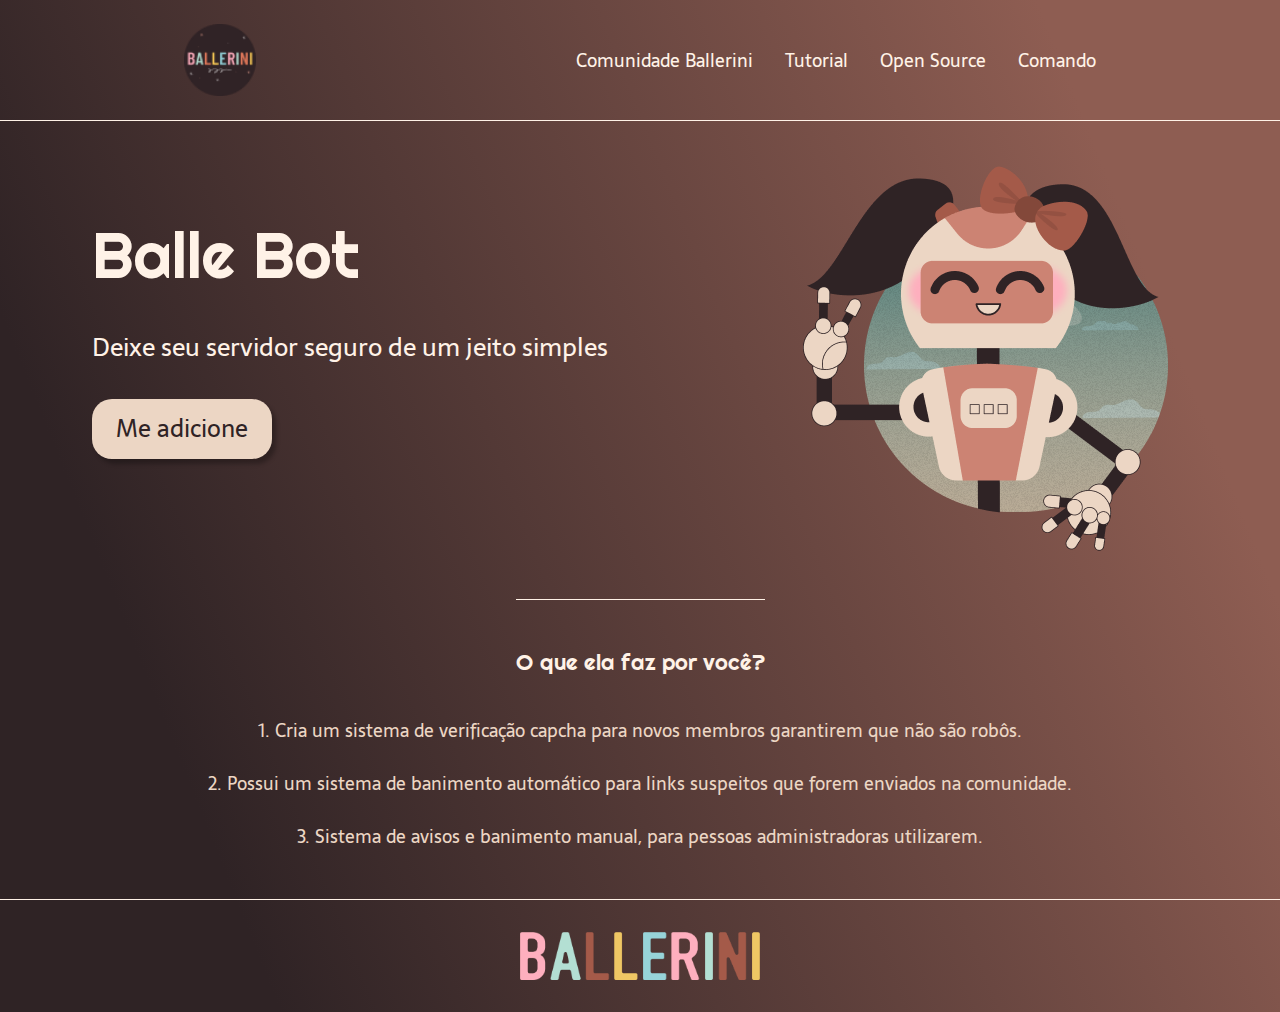
<file: site2/index.html>
<!DOCTYPE html>
<html lang="pt-br">
  <head>
    <meta charset="UTF-8" />
    <meta name="viewport" content="width=device-width, initial-scale=1.0" />
    <meta
      name="description"
      content="Um bot que irá moderar e deixar o seu servidor seguro de um jeito simples!"
    />
    <link rel="stylesheet" type="text/css" href="./style.css" />
    <title>Balle Bot</title>
  </head>

  <body>
    <header class="cabecalho">
      <img class="logo" src="./img/logo.png" alt="Logo comunidade Ballerini" />
      <nav class="menu">
        <a class="menu-item" href="https://discord.gg/wagxzStdcR"
          >Comunidade Ballerini</a
        >
        <a class="menu-item" href="">Tutorial</a>
        <a class="menu-item" href="">Open Source</a>
        <a class="menu-item" href="">Comando</a>
      </nav>
    </header>

    <main class="conteudo">
      <section class="one">
        <div class="divmain">
          <h1 class="title">Balle Bot</h1>
          <h2 class="h2">Deixe seu servidor seguro de um jeito simples</h2>
          <button class="botao">Me adicione</button>
        </div>
        <img class="bot" src="./img/bot.png" alt="Balle bot" />
      </section>

      <section class="two">
        <h3 class="h3">O que ela faz por você?</h3>
        <p class="text">
          1. Cria um <strong>sistema de verificação capcha</strong> para novos
          membros garantirem que não são robôs.
        </p>
        <p class="text">
          2. Possui um <strong>sistema de banimento automático</strong> para
          links suspeitos que forem enviados na comunidade.
        </p>
        <p class="text">
          3. <strong>Sistema de avisos e banimento manual</strong>, para pessoas
          administradoras utilizarem.
        </p>
      </section>
    </main>

    <footer class="footer">
      <img class="balle" src="./img/BALLERINI.png" alt="logo 2 ballerini" />
    </footer>
  </body>
</html>
</file>
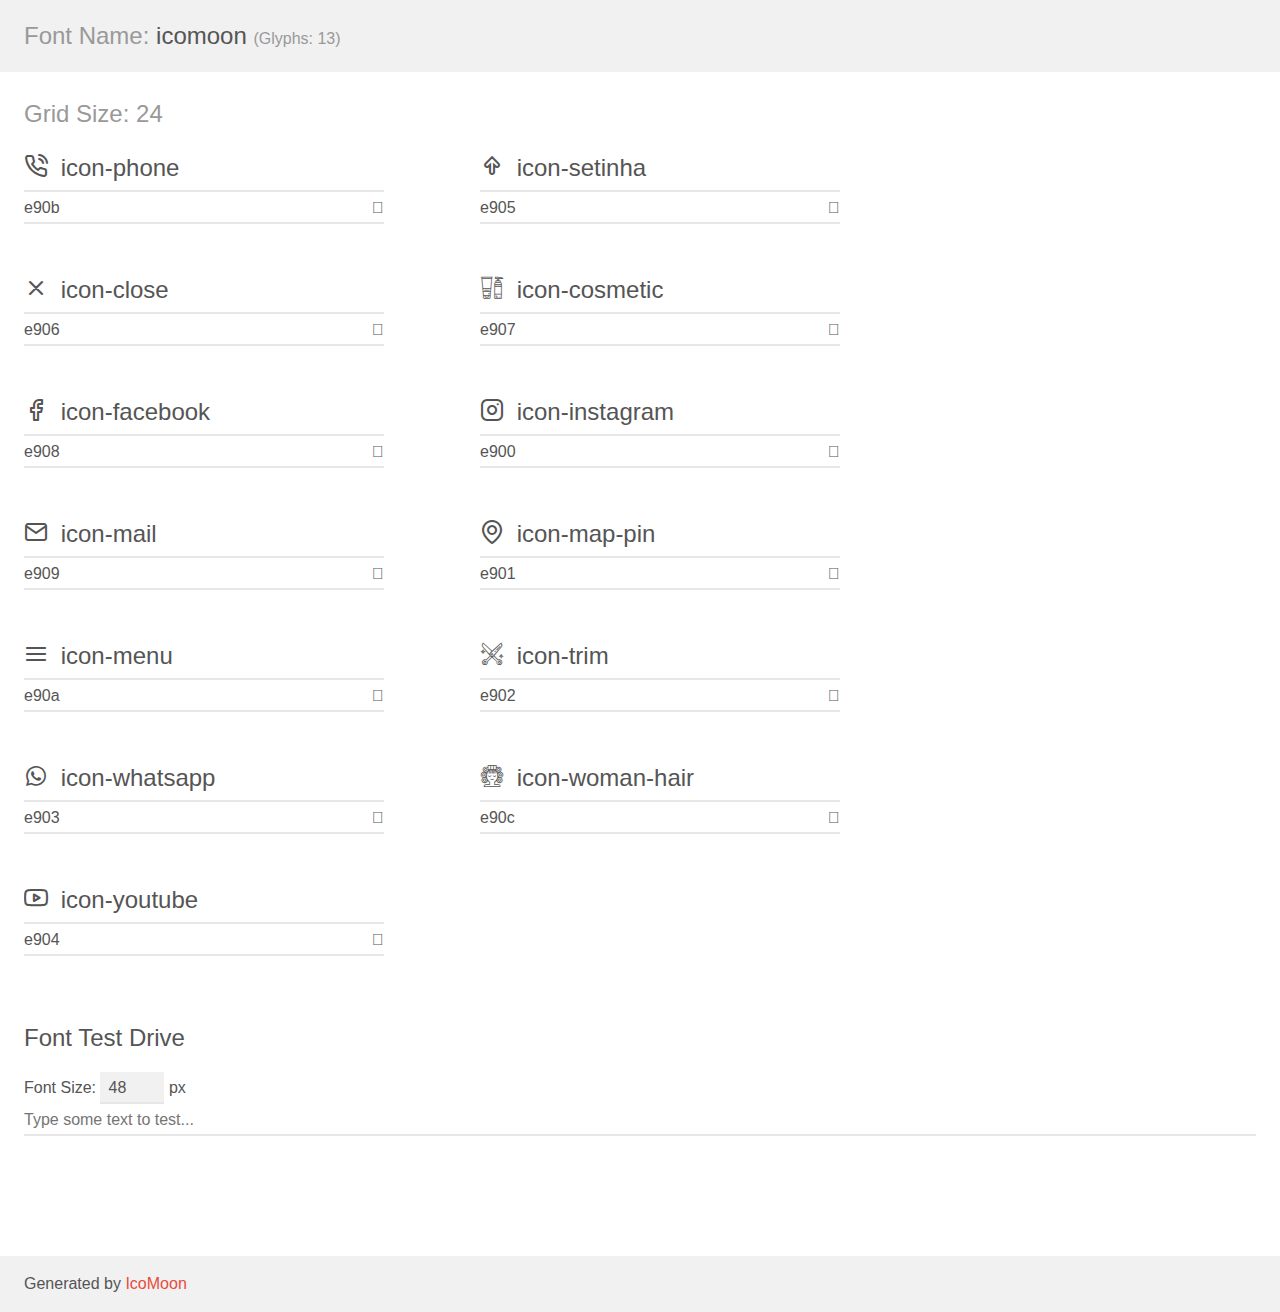
<file: site1/assets/fonts/demo.html>
<!doctype html>
<html>
<head>
    <meta charset="utf-8">
    <title>IcoMoon Demo</title>
    <meta name="description" content="An Icon Font Generated By IcoMoon.io">
    <meta name="viewport" content="width=device-width, initial-scale=1">
    <link rel="stylesheet" href="demo-files/demo.css">
    <link rel="stylesheet" href="style.css"></head>
<body>
    <div class="bgc1 clearfix">
        <h1 class="mhmm mvm"><span class="fgc1">Font Name:</span> icomoon <small class="fgc1">(Glyphs:&nbsp;13)</small></h1>
    </div>
    <div class="clearfix mhl ptl">
        <h1 class="mvm mtn fgc1">Grid Size: 24</h1>
        <div class="glyph fs1">
            <div class="clearfix bshadow0 pbs">
                <span class="icon-phone"></span>
                <span class="mls"> icon-phone</span>
            </div>
            <fieldset class="fs0 size1of1 clearfix hidden-false">
                <input type="text" readonly value="e90b" class="unit size1of2" />
                <input type="text" maxlength="1" readonly value="&#xe90b;" class="unitRight size1of2 talign-right" />
            </fieldset>
            <div class="fs0 bshadow0 clearfix hidden-true">
                <span class="unit pvs fgc1">liga: </span>
                <input type="text" readonly value="" class="liga unitRight" />
            </div>
        </div>
        <div class="glyph fs1">
            <div class="clearfix bshadow0 pbs">
                <span class="icon-setinha"></span>
                <span class="mls"> icon-setinha</span>
            </div>
            <fieldset class="fs0 size1of1 clearfix hidden-false">
                <input type="text" readonly value="e905" class="unit size1of2" />
                <input type="text" maxlength="1" readonly value="&#xe905;" class="unitRight size1of2 talign-right" />
            </fieldset>
            <div class="fs0 bshadow0 clearfix hidden-true">
                <span class="unit pvs fgc1">liga: </span>
                <input type="text" readonly value="" class="liga unitRight" />
            </div>
        </div>
        <div class="glyph fs1">
            <div class="clearfix bshadow0 pbs">
                <span class="icon-close"></span>
                <span class="mls"> icon-close</span>
            </div>
            <fieldset class="fs0 size1of1 clearfix hidden-false">
                <input type="text" readonly value="e906" class="unit size1of2" />
                <input type="text" maxlength="1" readonly value="&#xe906;" class="unitRight size1of2 talign-right" />
            </fieldset>
            <div class="fs0 bshadow0 clearfix hidden-true">
                <span class="unit pvs fgc1">liga: </span>
                <input type="text" readonly value="" class="liga unitRight" />
            </div>
        </div>
        <div class="glyph fs1">
            <div class="clearfix bshadow0 pbs">
                <span class="icon-cosmetic"></span>
                <span class="mls"> icon-cosmetic</span>
            </div>
            <fieldset class="fs0 size1of1 clearfix hidden-false">
                <input type="text" readonly value="e907" class="unit size1of2" />
                <input type="text" maxlength="1" readonly value="&#xe907;" class="unitRight size1of2 talign-right" />
            </fieldset>
            <div class="fs0 bshadow0 clearfix hidden-true">
                <span class="unit pvs fgc1">liga: </span>
                <input type="text" readonly value="" class="liga unitRight" />
            </div>
        </div>
        <div class="glyph fs1">
            <div class="clearfix bshadow0 pbs">
                <span class="icon-facebook"></span>
                <span class="mls"> icon-facebook</span>
            </div>
            <fieldset class="fs0 size1of1 clearfix hidden-false">
                <input type="text" readonly value="e908" class="unit size1of2" />
                <input type="text" maxlength="1" readonly value="&#xe908;" class="unitRight size1of2 talign-right" />
            </fieldset>
            <div class="fs0 bshadow0 clearfix hidden-true">
                <span class="unit pvs fgc1">liga: </span>
                <input type="text" readonly value="" class="liga unitRight" />
            </div>
        </div>
        <div class="glyph fs1">
            <div class="clearfix bshadow0 pbs">
                <span class="icon-instagram"></span>
                <span class="mls"> icon-instagram</span>
            </div>
            <fieldset class="fs0 size1of1 clearfix hidden-false">
                <input type="text" readonly value="e900" class="unit size1of2" />
                <input type="text" maxlength="1" readonly value="&#xe900;" class="unitRight size1of2 talign-right" />
            </fieldset>
            <div class="fs0 bshadow0 clearfix hidden-true">
                <span class="unit pvs fgc1">liga: </span>
                <input type="text" readonly value="" class="liga unitRight" />
            </div>
        </div>
        <div class="glyph fs1">
            <div class="clearfix bshadow0 pbs">
                <span class="icon-mail"></span>
                <span class="mls"> icon-mail</span>
            </div>
            <fieldset class="fs0 size1of1 clearfix hidden-false">
                <input type="text" readonly value="e909" class="unit size1of2" />
                <input type="text" maxlength="1" readonly value="&#xe909;" class="unitRight size1of2 talign-right" />
            </fieldset>
            <div class="fs0 bshadow0 clearfix hidden-true">
                <span class="unit pvs fgc1">liga: </span>
                <input type="text" readonly value="" class="liga unitRight" />
            </div>
        </div>
        <div class="glyph fs1">
            <div class="clearfix bshadow0 pbs">
                <span class="icon-map-pin"></span>
                <span class="mls"> icon-map-pin</span>
            </div>
            <fieldset class="fs0 size1of1 clearfix hidden-false">
                <input type="text" readonly value="e901" class="unit size1of2" />
                <input type="text" maxlength="1" readonly value="&#xe901;" class="unitRight size1of2 talign-right" />
            </fieldset>
            <div class="fs0 bshadow0 clearfix hidden-true">
                <span class="unit pvs fgc1">liga: </span>
                <input type="text" readonly value="" class="liga unitRight" />
            </div>
        </div>
        <div class="glyph fs1">
            <div class="clearfix bshadow0 pbs">
                <span class="icon-menu"></span>
                <span class="mls"> icon-menu</span>
            </div>
            <fieldset class="fs0 size1of1 clearfix hidden-false">
                <input type="text" readonly value="e90a" class="unit size1of2" />
                <input type="text" maxlength="1" readonly value="&#xe90a;" class="unitRight size1of2 talign-right" />
            </fieldset>
            <div class="fs0 bshadow0 clearfix hidden-true">
                <span class="unit pvs fgc1">liga: </span>
                <input type="text" readonly value="" class="liga unitRight" />
            </div>
        </div>
        <div class="glyph fs1">
            <div class="clearfix bshadow0 pbs">
                <span class="icon-trim"></span>
                <span class="mls"> icon-trim</span>
            </div>
            <fieldset class="fs0 size1of1 clearfix hidden-false">
                <input type="text" readonly value="e902" class="unit size1of2" />
                <input type="text" maxlength="1" readonly value="&#xe902;" class="unitRight size1of2 talign-right" />
            </fieldset>
            <div class="fs0 bshadow0 clearfix hidden-true">
                <span class="unit pvs fgc1">liga: </span>
                <input type="text" readonly value="" class="liga unitRight" />
            </div>
        </div>
        <div class="glyph fs1">
            <div class="clearfix bshadow0 pbs">
                <span class="icon-whatsapp"></span>
                <span class="mls"> icon-whatsapp</span>
            </div>
            <fieldset class="fs0 size1of1 clearfix hidden-false">
                <input type="text" readonly value="e903" class="unit size1of2" />
                <input type="text" maxlength="1" readonly value="&#xe903;" class="unitRight size1of2 talign-right" />
            </fieldset>
            <div class="fs0 bshadow0 clearfix hidden-true">
                <span class="unit pvs fgc1">liga: </span>
                <input type="text" readonly value="" class="liga unitRight" />
            </div>
        </div>
        <div class="glyph fs1">
            <div class="clearfix bshadow0 pbs">
                <span class="icon-woman-hair"></span>
                <span class="mls"> icon-woman-hair</span>
            </div>
            <fieldset class="fs0 size1of1 clearfix hidden-false">
                <input type="text" readonly value="e90c" class="unit size1of2" />
                <input type="text" maxlength="1" readonly value="&#xe90c;" class="unitRight size1of2 talign-right" />
            </fieldset>
            <div class="fs0 bshadow0 clearfix hidden-true">
                <span class="unit pvs fgc1">liga: </span>
                <input type="text" readonly value="" class="liga unitRight" />
            </div>
        </div>
        <div class="glyph fs1">
            <div class="clearfix bshadow0 pbs">
                <span class="icon-youtube"></span>
                <span class="mls"> icon-youtube</span>
            </div>
            <fieldset class="fs0 size1of1 clearfix hidden-false">
                <input type="text" readonly value="e904" class="unit size1of2" />
                <input type="text" maxlength="1" readonly value="&#xe904;" class="unitRight size1of2 talign-right" />
            </fieldset>
            <div class="fs0 bshadow0 clearfix hidden-true">
                <span class="unit pvs fgc1">liga: </span>
                <input type="text" readonly value="" class="liga unitRight" />
            </div>
        </div>
    </div>

    <!--[if gt IE 8]><!-->
    <div class="mhl clearfix mbl">
        <h1>Font Test Drive</h1>
        <label>
            Font Size: <input id="fontSize" type="number" class="textbox0 mbm"
            min="8" value="48" />
            px
        </label>
        <input id="testText" type="text" class="phl size1of1 mvl"
        placeholder="Type some text to test..." value=""/>
        <div id="testDrive" class="icon-" style="font-family: icomoon">&nbsp;
        </div>
    </div>
    <!--<![endif]-->
    <div class="bgc1 clearfix">
        <p class="mhl">Generated by <a href="https://icomoon.io/app">IcoMoon</a></p>
    </div>

    <script src="demo-files/demo.js"></script>
</body>
</html>
</file>
<file: site2/style.css>
@import url('https://fonts.googleapis.com/css2?family=Righteous&family=Sarala:wght@400;700&display=swap');

* {
  margin: 0;
  padding: 0;
  box-sizing: border-box;
  text-decoration: none;
}

body {
  font-size: 100%;
  background: linear-gradient(68.15deg, #2F2325 16.62%, #8E5D52 85.61%);
}

.cabecalho {
  display: flex;
  flex-direction: row;
  align-items: center;
  justify-content: space-around;
  padding: 24px;
}

.logo {
  height: 72px;
}
.menu {
  display: flex;
  gap: 32px;
}

.menu-item {
  font-family: 'Sarala', sans-serif;
  color: #FFF2E7;
  font-weight: 400;
  font-size: 18px;
}

.conteudo {
  margin-bottom: 48px;
  border-top: 0.4px solid #FFF2E7;
}

.one {
  display: flex;
  flex-direction: row;
  align-items: center;
  justify-content: space-around;
}

.divmain {
  display: flex;
  flex-direction: column;
  gap: 32px;
}

.title {
  font-family: 'Righteous', cursive;
  font-weight: 400;
  font-size: 64px;
  color: #FFF2E7;
}

.h2 {
  font-family: 'Sarala', sans-serif;
  font-weight: 400;
  font-size: 25px;
  color:#FFF2E7
}

.botao {
  background-color: #ECD6C4;
  height: 60px;
  width: 180px;
  border: none;
  box-shadow: 4px 5px 4px rgba(0, 0, 0, 0.27);
  border-radius: 20px;
  font-family: 'Sarala', sans-serif;
  font-weight: 400;
  font-size: 24px;
  color: #2F2325;
}

.botao:hover {
  background-color: rgba(236, 214, 6, 0.53);
}

.bot {
height: 430px;
}

.two {
  display: flex;
  flex-direction: column;
  align-items: center;
  gap: 24px;
  margin-top: 48px;
}

.h3 {
  border-top: 0.4px solid #FFF2E7;
  padding-top: 48px;
  font-family: 'Righteous', cursive;
  font-weight: 400;
  font-size: 22px;
  color: #FFF2E7;
  margin-bottom: 16px;
}

.text {
  font-family: 'Sarala', sans-serif;
  font-weight: 300;
  font-size: 18px;
  color: #ECD6C4;

}

.footer {
  padding: 32px;
  border-top: 0.4px solid #FFF2E7;
}

.balle {
  height: 48px;
  display: block;
  margin: 0 auto;
}
</file>
<file: site1/assets/fonts/demo-files/demo.css>
body {
  padding: 0;
  margin: 0;
  font-family: sans-serif;
  font-size: 1em;
  line-height: 1.5;
  color: #555;
  background: #fff;
}
h1 {
  font-size: 1.5em;
  font-weight: normal;
}
small {
  font-size: .66666667em;
}
a {
  color: #e74c3c;
  text-decoration: none;
}
a:hover, a:focus {
  box-shadow: 0 1px #e74c3c;
}
.bshadow0, input {
  box-shadow: inset 0 -2px #e7e7e7;
}
input:hover {
  box-shadow: inset 0 -2px #ccc;
}
input, fieldset {
  font-family: sans-serif;
  font-size: 1em;
  margin: 0;
  padding: 0;
  border: 0;
}
input {
  color: inherit;
  line-height: 1.5;
  height: 1.5em;
  padding: .25em 0;
}
input:focus {
  outline: none;
  box-shadow: inset 0 -2px #449fdb;
}
.glyph {
  font-size: 16px;
  width: 15em;
  padding-bottom: 1em;
  margin-right: 4em;
  margin-bottom: 1em;
  float: left;
  overflow: hidden;
}
.liga {
  width: 80%;
  width: calc(100% - 2.5em);
}
.talign-right {
  text-align: right;
}
.talign-center {
  text-align: center;
}
.bgc1 {
  background: #f1f1f1;
}
.fgc1 {
  color: #999;
}
.fgc0 {
  color: #000;
}
p {
  margin-top: 1em;
  margin-bottom: 1em;
}
.mvm {
  margin-top: .75em;
  margin-bottom: .75em;
}
.mtn {
  margin-top: 0;
}
.mtl, .mal {
  margin-top: 1.5em;
}
.mbl, .mal {
  margin-bottom: 1.5em;
}
.mal, .mhl {
  margin-left: 1.5em;
  margin-right: 1.5em;
}
.mhmm {
  margin-left: 1em;
  margin-right: 1em;
}
.mls {
  margin-left: .25em;
}
.ptl {
  padding-top: 1.5em;
}
.pbs, .pvs {
  padding-bottom: .25em;
}
.pvs, .pts {
  padding-top: .25em;
}
.unit {
  float: left;
}
.unitRight {
  float: right;
}
.size1of2 {
  width: 50%;
}
.size1of1 {
  width: 100%;
}
.clearfix:before, .clearfix:after {
  content: " ";
  display: table;
}
.clearfix:after {
  clear: both;
}
.hidden-true {
  display: none;
}
.textbox0 {
  width: 3em;
  background: #f1f1f1;
  padding: .25em .5em;
  line-height: 1.5;
  height: 1.5em;
}
#testDrive {
  display: block;
  padding-top: 24px;
  line-height: 1.5;
}
.fs0 {
  font-size: 16px;
}
.fs1 {
  font-size: 24px;
}
</file>
<file: site1/assets/fonts/style.css>
@font-face {
  font-family: 'icomoon';
  src:  url('fonts/icomoon.eot?w3ys9j');
  src:  url('fonts/icomoon.eot?w3ys9j#iefix') format('embedded-opentype'),
    url('fonts/icomoon.ttf?w3ys9j') format('truetype'),
    url('fonts/icomoon.woff?w3ys9j') format('woff'),
    url('fonts/icomoon.svg?w3ys9j#icomoon') format('svg');
  font-weight: normal;
  font-style: normal;
  font-display: block;
}

[class^="icon-"], [class*=" icon-"] {
  /* use !important to prevent issues with browser extensions that change fonts */
  font-family: 'icomoon' !important;
  speak: never;
  font-style: normal;
  font-weight: normal;
  font-variant: normal;
  text-transform: none;
  line-height: 1;

  /* Better Font Rendering =========== */
  -webkit-font-smoothing: antialiased;
  -moz-osx-font-smoothing: grayscale;
}

.icon-phone:before {
  content: "\e90b";
}
.icon-setinha:before {
  content: "\e905";
}
.icon-close:before {
  content: "\e906";
}
.icon-cosmetic:before {
  content: "\e907";
}
.icon-facebook:before {
  content: "\e908";
}
.icon-instagram:before {
  content: "\e900";
}
.icon-mail:before {
  content: "\e909";
}
.icon-map-pin:before {
  content: "\e901";
}
.icon-menu:before {
  content: "\e90a";
}
.icon-trim:before {
  content: "\e902";
}
.icon-whatsapp:before {
  content: "\e903";
}
.icon-woman-hair:before {
  content: "\e90c";
}
.icon-youtube:before {
  content: "\e904";
}
</file>
